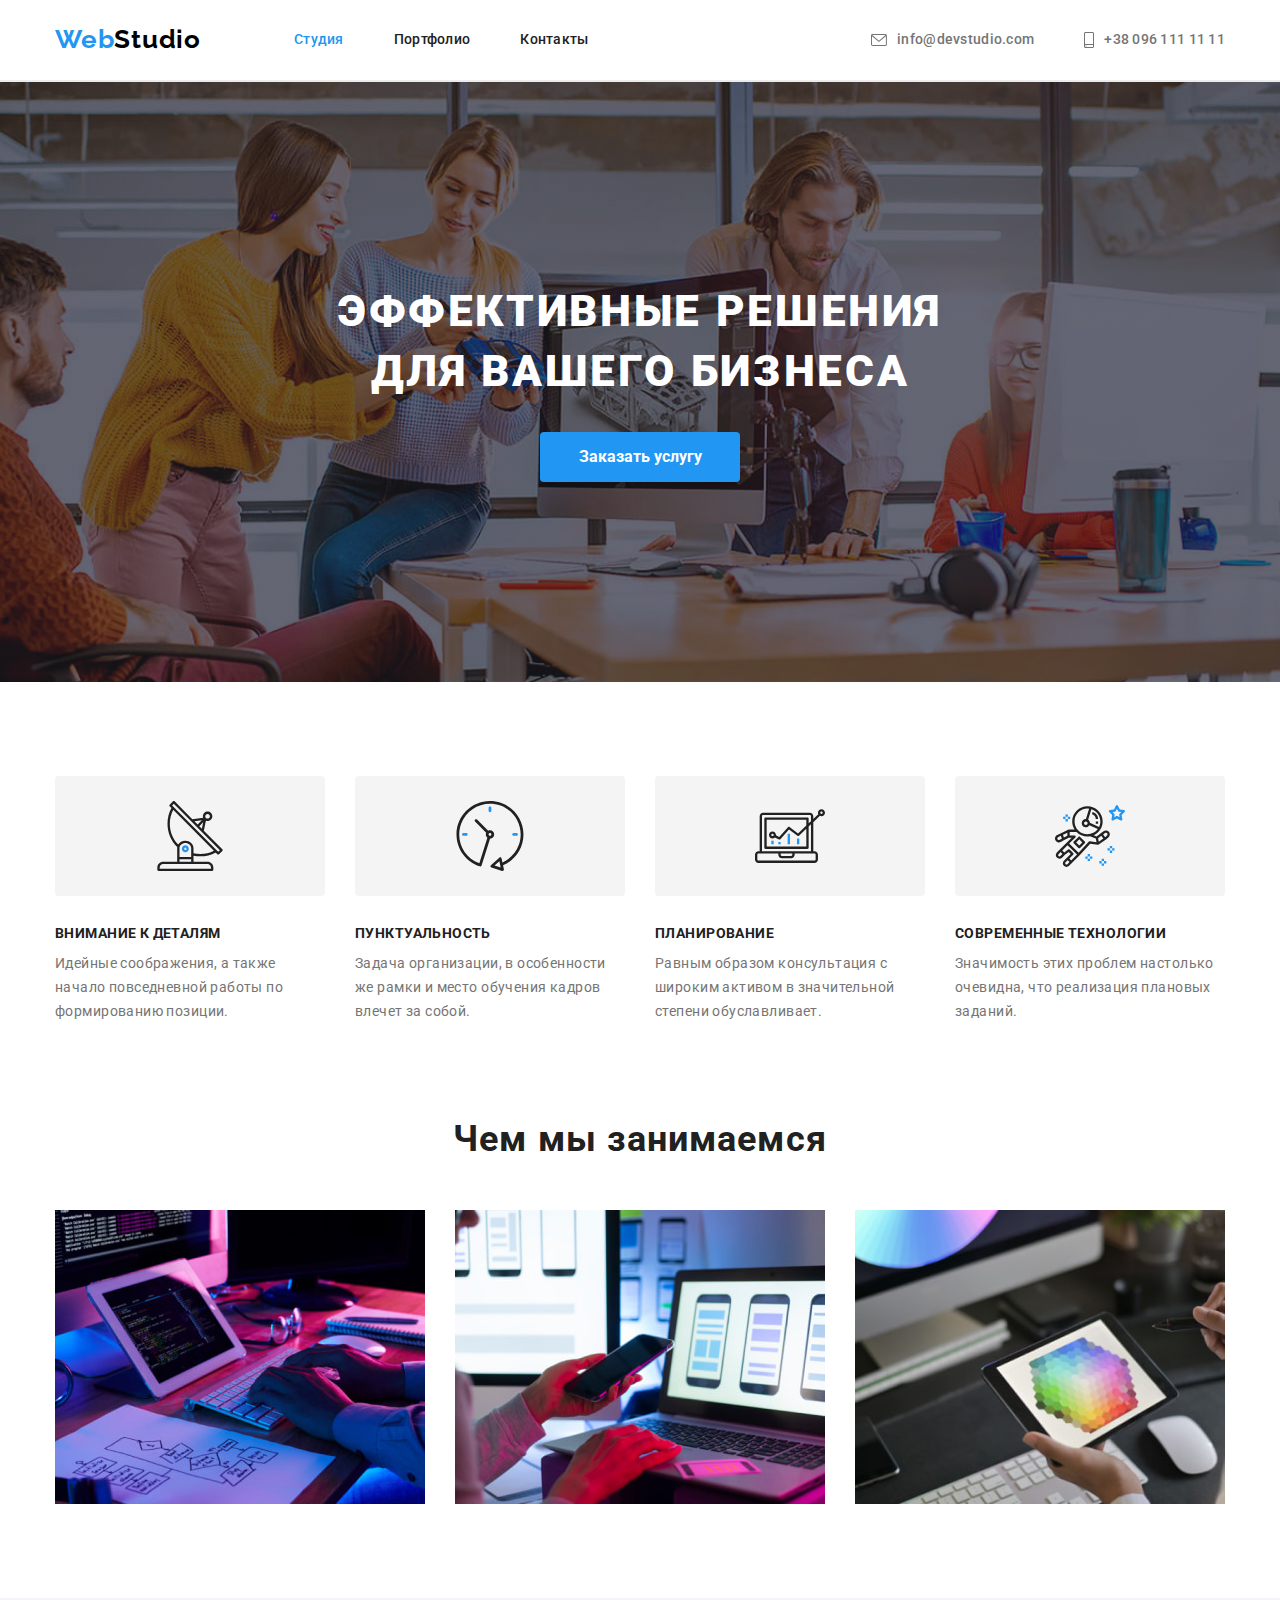
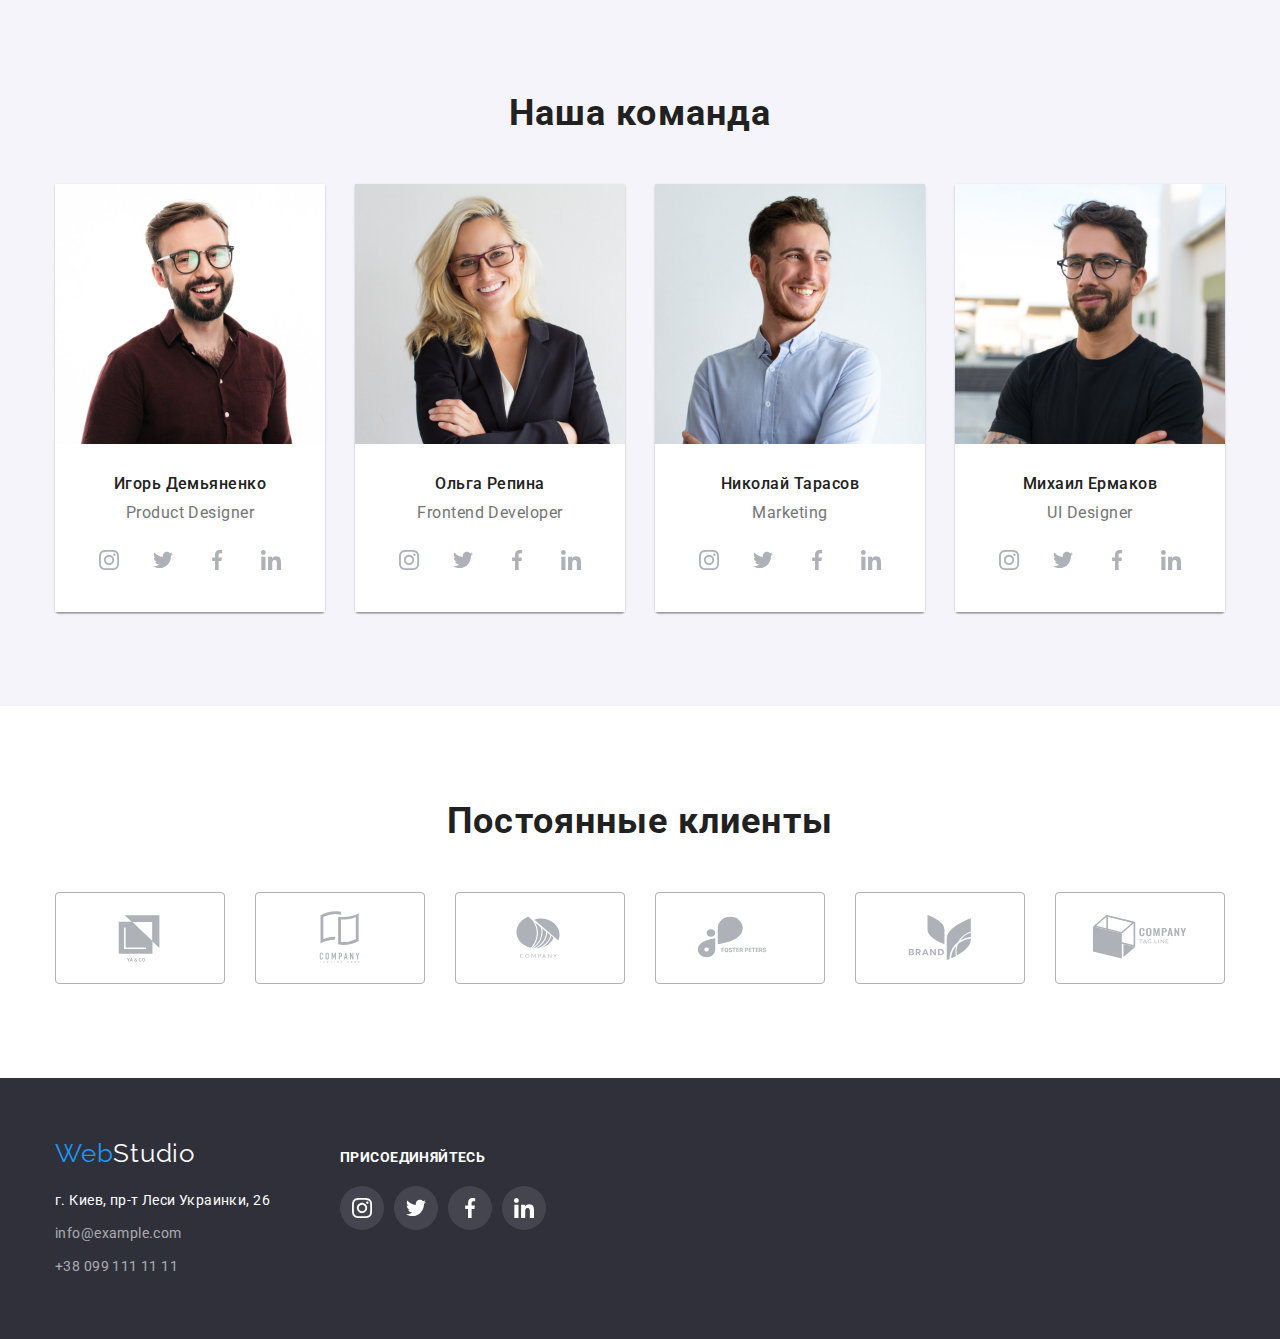
<file: index.html>
<!DOCTYPE html>
<html lang="ru">
<head>
    <meta charset="UTF-8">
    <meta http-equiv="X-UA-Compatible" content="IE=edge">
    <meta name="viewport" content="width=device-width, initial-scale=1.0">
    <title>Студия</title>
    <link rel="preconnect" href="https://fonts.googleapis.com">
    <link rel="preconnect" href="https://fonts.gstatic.com" crossorigin>
    <link href="https://fonts.googleapis.com/css2?family=Raleway:wght@700&family=Roboto:wght@400;500;700;900&display=swap"
        rel="stylesheet">
    <link rel="stylesheet" href="https://cdn.jsdelivr.net/npm/modern-normalize@1.1.0/modern-normalize.min.css">
    <link rel="stylesheet" href="./css/style.css">
</head>
<body>
    
    <header class="header">
        <div class="container">
       <a class="header-logo" href="./index.html" lang="en"> <span class="logo">Web</span>Studio</a> 
        <nav class="nav ">
            <ul class="nav-list">
                <li>
                    <a href="./index.html" class="nav-link current">Студия</a>
                </li>
                <li>
                    <a href="./portfolio.html" class="nav-link ">Портфолио</a>
                </li>
                <li>
                    <a href="" class="nav-link">Контакты</a>
                </li>
             </ul>
         </nav>
         <ul class="contacts">
             <li class="">
                 <a href="mailto:info@devstudio.com" class="contact-list">
                     <svg class="contacts-icon-envelope">
                         <use href="./images/icons.svg#icon-envelope"></use>
                     </svg>
                     info@devstudio.com</a>
             </li>
             <li class="">
                 <a href="tel:+380961111111" class="contact-list">
                    <svg class="contacts-icon-smartphone">
                        <use href="./images/icons.svg#icon-smartphone"></use>
                    </svg>
                    +38 096 111 11 11</a>
             </li>
         </ul>
        </div>
    </header>
    <main>
        <!--Герой-->
        <section class="hero overlay">    
            <div class="container"> 
            <h1 class="hero-title">Эффективные решения для вашего бизнеса</h1>
            <button type="button" class="button-hero">Заказать услугу</button>  
            </div>
        </section>
        <!--Особенности-->
        <section class="features"> 
            <div class="container">
            <h2 class="visually-hidden">Особенности</h2>
            <ul class="features-list">
                <li class="feature-item">
                    <div class="features-icons">
                        <svg class="features-icon">
                            <use href="./images/icons.svg#icon-antenna"></use>
                        </svg>

                    </div>
                    <h3 class="features-list-title">Внимание к деталям</h3>
                    <p class="features-description">Идейные соображения, а также начало повседневной работы по формированию позиции.</p>
                </li>
                <li class="feature-item">
                    <div class="features-icons">
                        <svg class="features-icon">
                            <use href="./images/icons.svg#icon-clock"></use>
                        </svg>
                    </div>
                    <h3 class="features-list-title">Пунктуальность</h3>
                    <p class="features-description">Задача организации, в особенности же рамки и место обучения кадров влечет за собой.</p>
                </li>
                <li class="feature-item">
                    <div class="features-icons">
                        <svg class="features-icon">
                            <use href="./images/icons.svg#icon-diagram"></use>
                        </svg>
                    </div>
                    <h3 class="features-list-title">Планирование</h3>
                    <p class="features-description">Равным образом консультация с широким активом в значительной степени обуславливает.</p>
                </li>
                <li class="feature-item">
                    <div class="features-icons">
                        <svg class="features-icon">
                            <use href="./images/icons.svg#icon-astronaut"></use>
                        </svg>
                    </div>
                    <h3 class="features-list-title">Современные технологии</h3>
                    <p class="features-description">Значимость этих проблем настолько очевидна, что реализация плановых заданий.</p>
                </li>
            </ul>
            </div>
        </section>
        <!--Чем мы занимаемся-->
        <section class="work section">
            <div class="container">
            <h2 class="work-title">Чем мы занимаемся</h2>
                <ul class="work-list">
                    <li>
                        <img src="./images/code.jpg" alt="Написание кода" width="370" height="294"> 
                    </li>
                    <li>
                        <img src="./images/design.jpg" alt="Выбор дизайна" width="370" height="294">
                    </li>
                    <li>
                        <img src="./images/color.jpg" alt="Подбор цветовой палитры" width="370" height="294">
                    </li>
                </ul>
            </div>
        </section>
        <!--Наша команда-->
        <section class="team section">
            <div class="container">
            <h2 class="team-title">Наша команда</h2>
            <ul class="team-list">
                <li class="team-list-item">
                    <img src="./images/product_designer.jpg" alt="Фото члена команды 1" width="270" height="260">
                    <div class="team-descriptional">
                     <h3 class="team-member">Игорь Демьяненко</h3>
                     <p lang="en" class="team-profession">Product Designer</p>               
                    
                        <ul class="social-icons-list">
                            <li class="social-icon-item">
                                <a href="" class="social-link">
                                    <svg width="20" height="20" >
                                        <use href="./images/icons.svg#icon-instagram"></use>                                    
                                    </svg>
                                </a>                               
                            </li>
                            <li class="social-icon-item">
                                <a href="" class="social-link">
                                    <svg width="20" height="20">
                                        <use href="./images/icons.svg#icon-twitter" width="20" height="20"></use>
                                    </svg>
                                </a>                                
                            </li>
                            <li class="social-icon-item">
                                <a href="" class="social-link">
                                    <svg   width="20" height="20">
                                        <use href="./images/icons.svg#icon-facebook" width="20" height="20"></use>
                                    </svg>
                                </a>
                            </li>
                            <li class="social-icon-item">
                                <a href="" class="social-link">
                                    <svg  width="20" height="20">
                                        <use href="./images/icons.svg#icon-linkedin" width="20" height="20"></use>
                                    </svg>
                                </a>
                            </li>
                        </ul>
                    </div>
                </li>
                
                    <li class="team-list-item">
                    <img src="./images/frontend.jpg" alt="Фото члена команды 2" width="270" height="260">
                    <div class="team-descriptional">
                    <h3 class="team-member">Ольга Репина</h3>
                    <p lang="en" class="team-profession">Frontend Developer</p>
                    <ul class="social-icons-list">
                        <li class="social-icon-item">
                            <a href="" class="social-link">
                                <svg width="20" height="20">
                                    <use href="./images/icons.svg#icon-instagram"></use>
                                </svg>
                            </a>
                        </li>
                        <li class="social-icon-item">
                            <a href="" class="social-link">
                                <svg width="20" height="20">
                                    <use href="./images/icons.svg#icon-twitter" width="20" height="20"></use>
                                </svg>
                            </a>
                        </li>
                        <li class="social-icon-item">
                            <a href="" class="social-link">
                                <svg width="20" height="20">
                                    <use href="./images/icons.svg#icon-facebook" width="20" height="20"></use>
                                </svg>
                            </a>
                        </li>
                        <li class="social-icon-item">
                            <a href="" class="social-link">
                                <svg width="20" height="20">
                                    <use href="./images/icons.svg#icon-linkedin" width="20" height="20"></use>
                                </svg>
                            </a>
                        </li>
                    </ul>
                    </div>
                </li>
                <li class="team-list-item">
                    <img src="./images/marketing.jpg" alt="Фото члена команды 3" width="270" height="260">
                    <div class="team-descriptional">
                    <h3 class="team-member">Николай Тарасов</h3>
                    <p lang="en" class="team-profession">Marketing</p>
                    <ul class="social-icons-list">
                        <li class="social-icon-item">
                            <a href="" class="social-link">
                                <svg width="20" height="20">
                                    <use href="./images/icons.svg#icon-instagram"></use>
                                </svg>
                            </a>
                        </li>
                        <li class="social-icon-item">
                            <a href="" class="social-link">
                                <svg width="20" height="20">
                                    <use href="./images/icons.svg#icon-twitter" width="20" height="20"></use>
                                </svg>
                            </a>
                        </li>
                        <li class="social-icon-item">
                            <a href="" class="social-link">
                                <svg width="20" height="20">
                                    <use href="./images/icons.svg#icon-facebook" width="20" height="20"></use>
                                </svg>
                            </a>
                        </li>
                        <li class="social-icon-item">
                            <a href="" class="social-link">
                                <svg width="20" height="20">
                                    <use href="./images/icons.svg#icon-linkedin" width="20" height="20"></use>
                                </svg>
                            </a>
                        </li>
                    </ul>
                    </div>
                </li>
                <li class="team-list-item">
                    <img src="./images/designer.jpg" alt="Фото члена команды 4" width="270" height="260">
                    <div class="team-descriptional">
                    <h3 class="team-member">Михаил Ермаков</h3>
                    <p lang="en" class="team-profession">UI Designer</p>
                    <ul class="social-icons-list">
                        <li class="social-icon-item">
                            <a href="" class="social-link">
                                <svg width="20" height="20">
                                    <use href="./images/icons.svg#icon-instagram"></use>
                                </svg>
                            </a>
                        </li>
                        <li class="social-icon-item">
                            <a href="" class="social-link">
                                <svg width="20" height="20">
                                    <use href="./images/icons.svg#icon-twitter" width="20" height="20"></use>
                                </svg>
                            </a>
                        </li>
                        <li class="social-icon-item">
                            <a href="" class="social-link">
                                <svg width="20" height="20">
                                    <use href="./images/icons.svg#icon-facebook" width="20" height="20"></use>
                                </svg>
                            </a>
                        </li>
                        <li class="social-icon-item">
                            <a href="" class="social-link">
                                <svg width="20" height="20">
                                    <use href="./images/icons.svg#icon-linkedin" width="20" height="20"></use>
                                </svg>
                            </a>
                        </li>
                    </ul>
                    </div>
                </li>
            </ul>
            </div>
        </section>
        <!--Постоянные клиенты-->
        <section class="clients">
            <div class="container">
                <h2 class="clients-title">Постоянные клиенты</h2>
                <ul class="clients-list">
                    <li class="">
                        <a href="" class="client-link">
                        <svg width="106" height="60">
                            <use href="./images/icons.svg#icon-client-yaco"></use>
                        </svg>
                        </a>
                    </li>
                    <li class="client-link">
                        <svg width="106" height="60">
                            <use href="./images/icons.svg#icon-client-tagline"></use>
                        </svg></li>
                    <li class="">
                        <a href="" class="client-link">
                        <svg width="106" height="60">
                            <use href="./images/icons.svg#icon-client-company"></use>
                        </svg>
                        </a>
                    </li>
                    <li class="">
                        <a href="" class="client-link">
                        <svg width="106" height="60">
                            <use href="./images/icons.svg#icon-client-foster"></use>
                        </svg>
                        </a>
                    </li>
                    <li class="">
                        <a href="" class="client-link">
                        <svg width="106" height="60">
                            <use href="./images/icons.svg#icon-client-brand"></use>
                        </svg>
                        </a>
                    </li>
                    <li class="">
                        <a href="" class="client-link">
                        <svg width="106" height="60">
                            <use href="./images/icons.svg#icon-client-company-tagline"></use>
                        </svg>
                        </a>
                    </li>
                </ul>
            </div>
        </section>
    </main>
    <footer class="footer">
        <div class="container card">
            <div>
        <a href="./index.html" lang="en" class="footer-logo"><span class="logo">Web</span>Studio</a>
        <address><span class="adress">г. Киев, пр-т Леси Украинки, 26</span>
        <ul class="footer-list">
            <li>
                <a href="mailto:info@example.com" class="footer-contacts">info@example.com</a>
            </li>
            <li>
                <a href="tel:+380991111111" class="footer-contacts">+38 099 111 11 11</a>
            </li>
        </ul>
        </address>
        </div>
    
        <div class="footer-social-icon">
            <p>Присоединяйтесь</p>
            <ul class="social-icons-list">
                <li class="social-icon-item">
                    <a href="" class="social-link-footer">
                        <svg width="20" height="20">
                            <use href="./images/icons.svg#icon-instagram"></use>
                        </svg>
                    </a>
              
            </li>
                <li  class="social-icon-item">
                    <a href="" class="social-link-footer">
                        <svg width="20" height="20">
                            <use href="./images/icons.svg#icon-twitter"></use>
                        </svg>
                    </a>
                </li>
                <li  class="social-icon-item">
                    <a href="" class="social-link-footer">
                        <svg width="20" height="20">
                            <use href="./images/icons.svg#icon-facebook"></use>
                        </svg>
                    </a>
              </li>
                <li  class="social-icon-item">
                    <a href="" class="social-link-footer">
                        <svg width="20" height="20">
                            <use href="./images/icons.svg#icon-linkedin"></use>
                        </svg>
                    </a>
                
            </li>
            </ul>
        </div>
        </div>
    </footer>
   
</body>
</html>
</file>
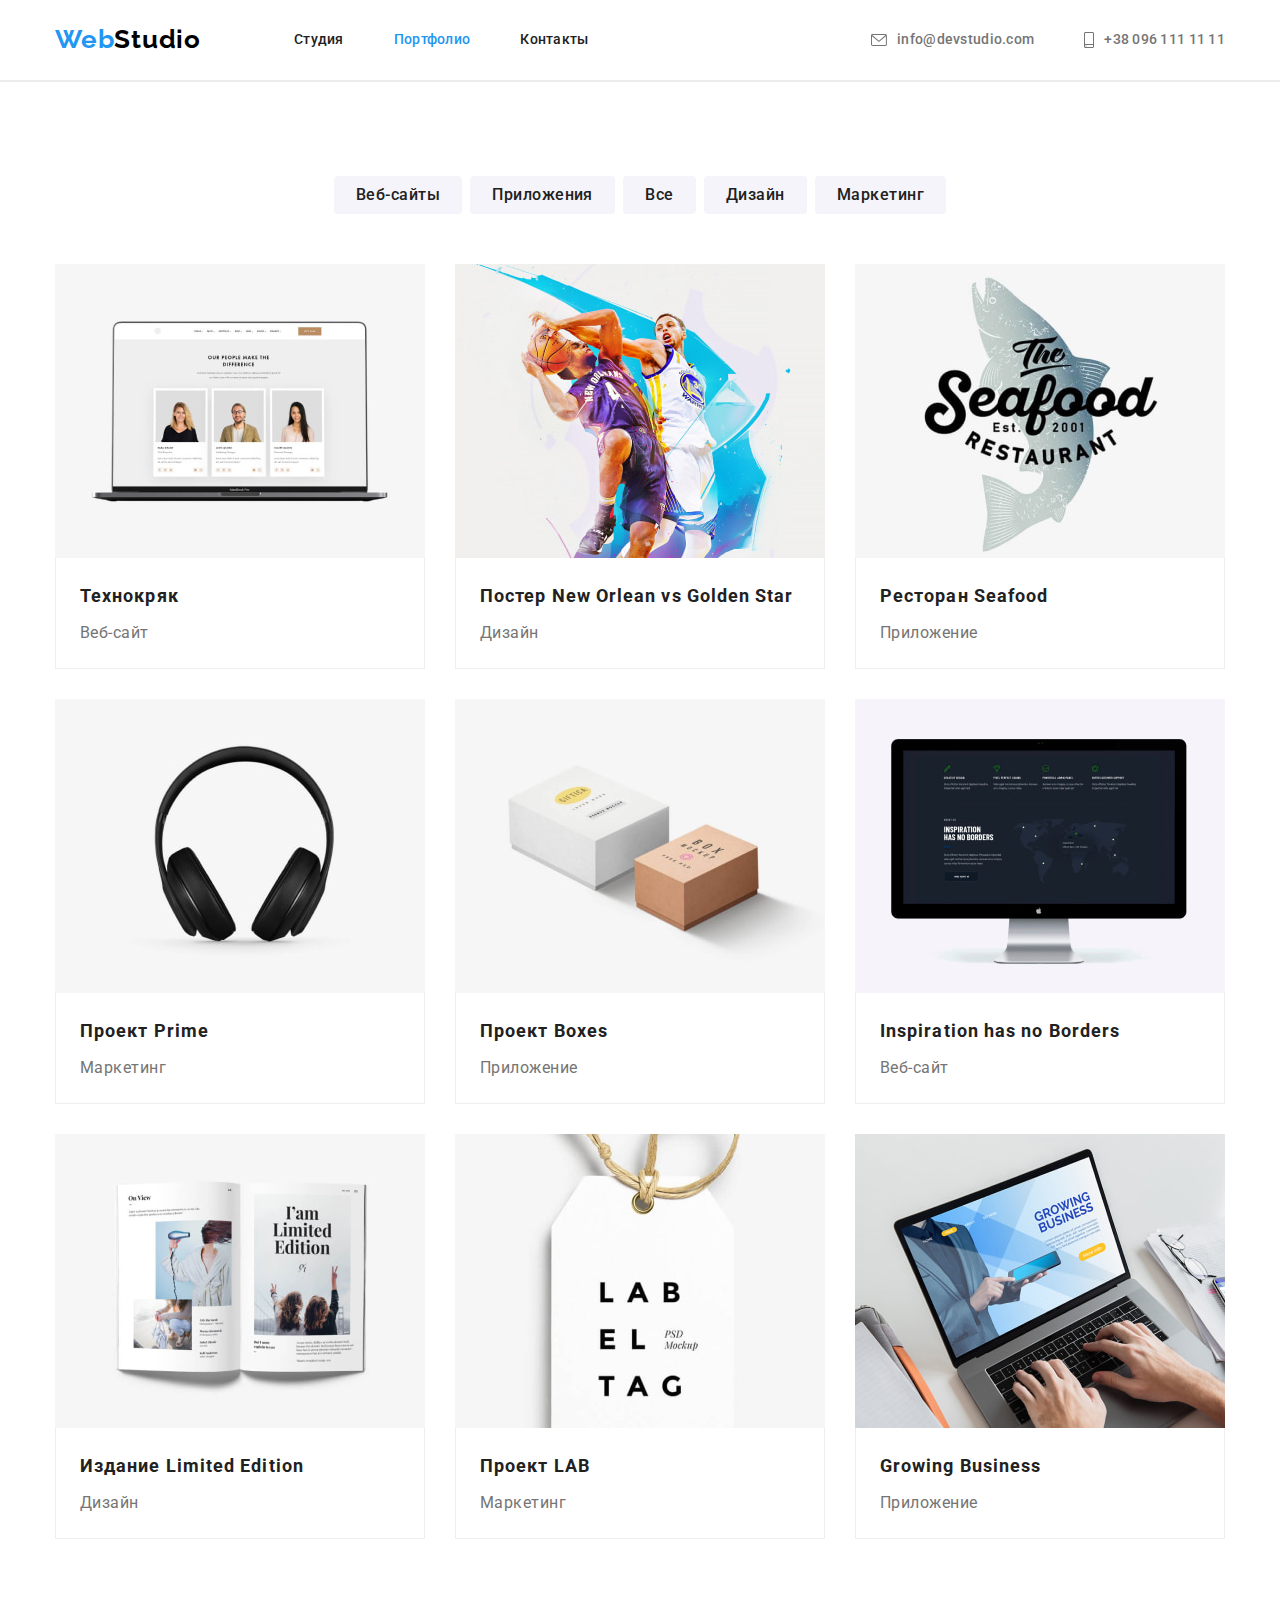
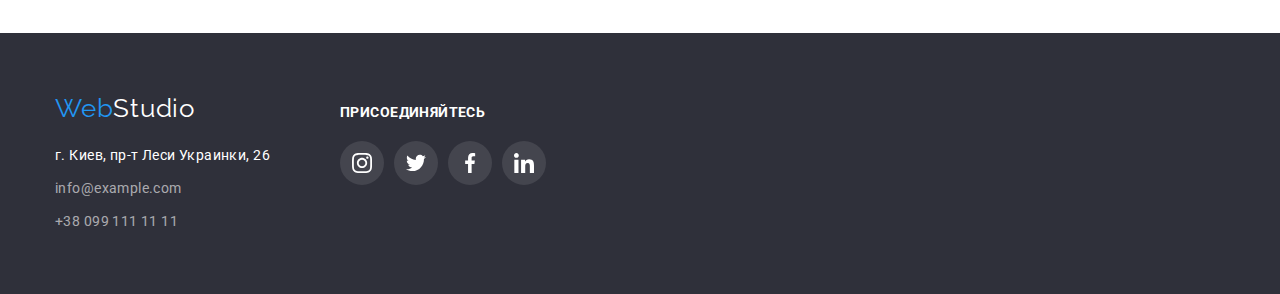
<file: portfolio.html>
<!DOCTYPE html>
<html lang="ru">

<head>
    <link rel="stylesheet" href="./css/style.css">
    <meta charset="UTF-8">
    <meta http-equiv="X-UA-Compatible" content="IE=edge">
    <meta name="viewport" content="width=device-width, initial-scale=1.0">
    <title>Портфолио</title>
    <link rel="preconnect" href="https://fonts.googleapis.com">
    <link rel="preconnect" href="https://fonts.gstatic.com" crossorigin>
    <link href="https://fonts.googleapis.com/css2?family=Raleway:wght@700&family=Roboto:wght@400;500;700;900&display=swap"
        rel="stylesheet">
    <link rel="stylesheet" href="https://cdn.jsdelivr.net/npm/modern-normalize@1.1.0/modern-normalize.min.css">
    <link rel="stylesheet" href="./css/style.css">
</head>
<body>
    <header class="header">
        <div class="container">
        <a class="header-logo" href="./index.html" lang="en"> <span class="logo">Web</span>Studio</a>
        <nav class="nav">
            <ul class="nav-list">
                <li>
                    <a href="./index.html" class="nav-link ">Студия</a>
                </li>
                <li>
                    <a href="./portfolio.html" class="nav-link current">Портфолио</a>
                </li>
                <li>
                    <a href="" class="nav-link">Контакты</a>
                </li>
            </ul>
        </nav>
        <ul class="contacts">
            <li class="">
                <a href="mailto:info@devstudio.com" class="contact-list">
                    <svg class="contacts-icon-envelope">
                        <use href="./images/icons.svg#icon-envelope"></use>
                    </svg>
                    info@devstudio.com</a>
            </li>
            <li class="">
                <a href="tel:+380961111111" class="contact-list">
                    <svg class="contacts-icon-smartphone">
                        <use href="./images/icons.svg#icon-smartphone"></use>
                    </svg>
                    +38 096 111 11 11</a>
            </li>
        </ul>
        </div>
    </header>
    <main>
        <section class="portfolio-section">
            <div class="container">
            <h1 class="visually-hidden">Портфолио</h1>
            <ul class="button-list">
                <li class="item"><button type="button" class="button">Веб-сайты</button></li>
                <li class="item"><button type="button" class="button">Приложения</button></li>
                <li class="item"><button type="button" class="button">Все</button></li>
                <li class="item"><button type="button" class="button">Дизайн</button></li>
                <li class="item"><button type="button" class="button">Маркетинг</button></li> 
            </ul>
            <ul class="portfolio-list">
                <li class="portfolio-item">
                    <a class="portfolio-link" href="">
                        <img src="./images/portfolio/logo-site.jpg" alt="Ноутбук с открытой стрницей сайта" width="370" height="294"> 
                        <div class="portfolio-item-down">
                        <h2 class="portfolio-list-title">Технокряк</h2>
                        <p class="portfolio-description">Веб-сайт</p>
                        </div>
                    </a>
                </li>
                <li class="portfolio-item">
                    <a  class="portfolio-link" href="">
                        <img src="./images/portfolio/design-poster.jpg" alt="Постер с баскетболистами" width="370" height="294">
                        <div class="portfolio-item-down">
                        <h2 class="portfolio-list-title">Постер New Orlean vs Golden Star</h2>
                        <p class="portfolio-description">Дизайн</p>
                        </div>
                    </a>
                </li>
                <li class="portfolio-item">
                    <a  class="portfolio-link" href="">
                        <img src="./images/portfolio/application-restaurant.jpg" alt="Логотип ресторана" width="370" height="294">
                        <div class="portfolio-item-down">
                        <h2 class="portfolio-list-title">Ресторан Seafood</h2>
                        <p class="portfolio-description">Приложение</p>
                        </div>
                    </a>
                </li>
                <li class="portfolio-item">
                    <a  class="portfolio-link" href="">
                        <img src="./images/portfolio/project-prime.jpg" alt="Наушники" width="370" height="294">
                        <div class="portfolio-item-down">
                        <h2 class="portfolio-list-title">Проект Prime</h2>
                        <p class="portfolio-description">Маркетинг</p>
                        </div>
                    </a>
                </li>
                <li class="portfolio-item">
                    <a  class="portfolio-link" href="">
                        <img src="./images/portfolio/project-boxes.jpg" alt="Коробки" width="370" height="294">
                        <div class="portfolio-item-down">
                        <h2 class="portfolio-list-title">Проект Boxes</h2>
                        <p class="portfolio-description">Приложение</p>
                        </div>
                    </a>
                </li>
                <li class="portfolio-item">
                    <a  class="portfolio-link" href="">
                        <img src="./images/portfolio/website.jpg" alt="Компьютер с открытым веб-сайтом" width="370" height="294">
                        <div class="portfolio-item-down">
                        <h2 class="portfolio-list-title">Inspiration has no Borders</h2>
                        <p class="portfolio-description">Веб-сайт</p>
                        </div>
                    </a>
                </li>
                <li class="portfolio-item">
                    <a  class="portfolio-link" href="">
                        <img src="./images/portfolio/design-magazine.jpg" alt="Журнал" width="370" height="294">
                        <div class="portfolio-item-down">                        <h2 class="portfolio-list-title">Издание Limited Edition</h2>
                        <p class="portfolio-description">Дизайн</p>
                        </div>
                    </a>
                </li>
                <li class="portfolio-item">
                    <a  class="portfolio-link" href="">
                        <img src="./images/portfolio/marketing.jpg" alt="Лэйбл" width="370" height="294">
                        <div class="portfolio-item-down">                        <h2 class="portfolio-list-title">Проект LAB</h2>
                        <p class="portfolio-description">Маркетинг</p>
                        </div>        
                    </a>
                </li>
                <li class="portfolio-item">
                    <a  class="portfolio-link" href="">
                        <img src="./images/portfolio/application-for-busines.jpg" alt="Ноутбук" width="370" height="294">
                        <div class="portfolio-item-down">                        <h2 class="portfolio-list-title">Growing Business</h2>
                        <p class="portfolio-description">Приложение</p>
                        </div>
                    </a>
                </li>
            </ul>
            </div>
         </section>
    </main>
    <footer class="footer">
        <div class="container card">
            <div>
                <a href="./index.html" lang="en" class="footer-logo"><span class="logo">Web</span>Studio</a>
                <address><span class="adress">г. Киев, пр-т Леси Украинки, 26</span>
                    <ul class="footer-list">
                        <li>
                            <a href="mailto:info@example.com" class="footer-contacts">info@example.com</a>
                        </li>
                        <li>
                            <a href="tel:+380991111111" class="footer-contacts">+38 099 111 11 11</a>
                        </li>
                    </ul>
                </address>
            </div>
        
            <div class="footer-social-icon">
                <p>Присоединяйтесь</p>
                <ul class="social-icons-list">
                    <li class="social-icon-item">
                        <a href="" class="social-link-footer">
                            <svg width="20" height="20">
                                <use href="./images/icons.svg#icon-instagram"></use>
                            </svg>
                        </a>
        
                    </li>
                    <li class="social-icon-item">
                        <a href="" class="social-link-footer">
                            <svg width="20" height="20">
                                <use href="./images/icons.svg#icon-twitter"></use>
                            </svg>
                        </a>
                    </li>
                    <li class="social-icon-item">
                        <a href="" class="social-link-footer">
                            <svg width="20" height="20">
                                <use href="./images/icons.svg#icon-facebook"></use>
                            </svg>
                        </a>
                    </li>
                    <li class="social-icon-item">
                        <a href="" class="social-link-footer">
                            <svg width="20" height="20">
                                <use href="./images/icons.svg#icon-linkedin"></use>
                            </svg>
                        </a>
        
                    </li>
                </ul>
            </div>
        </div>
    </footer>
</body>
</html>
</file>
<file: css/style.css>
:root {
  /* Шрифт */
  --main-font: 'Roboto', sans-serif;
  /* Цвет текста*/
  --primary-text-color: #757575;
  --title-text-colour: #212121;
  --accent-colour: #2196f3;
  /* Цвет фона акцент */
  --background: #2f303a;
}
body {
  font-family: var(--main-font);
  font-size: 14px;
  line-height: 1.71;
  letter-spacing: 0.03em;
  color: var(--primary-text-color);
  background-color: #fff;
}
img {
  display: block;
}

h1,
h2,
h3,
h4,
h5,
h6,
p,
ul {
  margin: 0;
}
.container {
  width: 1200px;
  margin-left: auto;
  margin-right: auto;
  padding-left: 15px;
  padding-right: 15px;
}
.section {
  padding-top: 94px;
  padding-bottom: 94px;
}
.visually-hidden {
  position: absolute;
  white-space: nowrap;
  width: 1px;
  height: 1px;
  overflow: hidden;
  border: 0;
  padding: 0;
  clip: rect(0 0 0 0);
  clip-path: inset(50%);
  margin: -1px;
}

.nav-list,
.contacts,
.features-list,
.work-list,
.team-list,
.footer-list,
.portfolio-list,
.button-list,
.clients-list,
.social-icons-list {
  list-style: none;
  padding: 0;
}
.header-logo,
.nav-link,
.contact-list,
.footer-logo,
.footer-contacts {
  text-decoration: none;
}
/*Шапка*/
.header {
  border-bottom-width: 2px;
  border-bottom-style: solid;
  border-bottom-color: #ececec;
}
.header .container {
  display: flex;
  align-items: center;
}
.nav-list {
  display: flex;
}
.nav-list li:not(:last-child) {
  margin-right: 50px;
}
.contacts li:last-child {
  margin-left: 50px;
}

.header-logo {
  display: inline-block;
  padding-left: 0;
  padding-top: 24px;
  padding-bottom: 25px;
  margin-right: 93px;

  font-family: Raleway;
  font-weight: 700;
  font-size: 26px;
  line-height: 1.19;
  letter-spacing: 0.03em;
  color: #000000;
}
.logo {
  color: var(--accent-colour);
}
.nav-link,
.contact-list {
  display: inline-block;
  padding-top: 32px;
  padding-bottom: 32px;

  font-weight: 500;
  font-size: 14px;
  line-height: 1.14;
  letter-spacing: 0.02em;
  color: var(--title-text-colour);
}

.nav-link.current {
  color: var(--accent-colour);
}
.contacts {
  display: flex;
  margin-left: auto;
  align-items: center;
}

.contact-list {
  color: var(--primary-text-color);
  fill: #757575;
  display: flex;
  align-items: center;
}

.contacts-icon-envelope {
  margin-right: 10px;
  width: 16px;
  height: 12px;
}
.contacts-icon-smartphone {
  margin-right: 10px;
  width: 10px;
  height: 16px;
}
.contact-list:hover,
.contact-list:focus,
.nav-link:hover,
.nav-link:focus,
.footer-contacts:hover,
.footer-contacts:focus {
  color: var(--accent-colour);
  fill: var(--accent-colour);
}
.contacts-icon-envelope:hover,
.contacts-icon-envelope:focus {
  fill: var(--accent-colour);
}
/*Герой*/

.hero {
  background-color: var(--background);
  padding-top: 200px;
  padding-bottom: 200px;
}

.overlay {
  max-width: 1600px;
  margin-left: auto;
  margin-right: auto;
  background-image: linear-gradient(rgba(47, 48, 58, 0.4), rgba(47, 48, 58, 0.4)),
    url(../images/hero.jpg);
  background-repeat: no-repeat;
  background-position: center;
  background-size: cover;
}
.hero-title {
  font-weight: 900;
  font-size: 44px;
  line-height: 1.36;
  text-align: center;
  max-width: 696px;
  letter-spacing: 0.06em;
  text-transform: uppercase;
  color: #ffffff;
  margin-bottom: 30px;
  margin-left: auto;
  margin-right: auto;
}

.button-hero {
  display: block;
  padding-top: 10px;
  padding-bottom: 10px;
  padding-left: 32px;
  padding-right: 32px;

  border-radius: 4px;
  border: none;

  min-width: 200px;
  min-height: 50px;
  font-weight: 700;
  font-size: 16px;
  text-align: center;
  line-height: 1.88;
  color: #ffffff;
  background-color: var(--accent-colour);
  box-shadow: 0px 4px 4px rgba(0, 0, 0, 0.15);
  cursor: pointer;

  margin-left: auto;
  margin-right: auto;
}
.button-hero:hover,
.button-hero:focus {
  background-color: #188ce8;
}
/*Особенности*/
.features {
  padding-top: 94px;
}
.features-list {
  display: flex;
}
.features-list li {
  width: 270px;
}
.features-list li:not(:last-child) {
  margin-right: 30px;
}
.features-icons {
  width: 270px;
  height: 120px;
  background-color: #f5f4f4;
  border-radius: 4px;
  padding: 25px 100px;
}
.features-icon {
  width: 70px;
  height: 70px;
}
.features-list-title {
  font-weight: 700;
  font-size: 14px;
  line-height: 1.14;
  letter-spacing: 0.03em;
  text-transform: uppercase;
  color: var(--title-text-colour);
  margin-bottom: 10px;
  margin-top: 30px;
}
.features-description {
  font-size: 14px;
  line-height: 1.71;
  letter-spacing: 0.03em;
  color: var(--primary-text-color);
}

/*Чем мы занимаемся*/
.work-title,
.team-title,
.clients-title {
  font-weight: 700;
  font-size: 36px;
  line-height: 1.17;
  text-align: center;
  letter-spacing: 0.03em;
  color: var(--title-text-colour);
  margin-bottom: 50px;
}
.work-list {
  display: flex;
}
.work-list li:not(:last-child) {
  margin-right: 30px;
}
/*Наша команда*/
.team {
  background-color: #f5f4fa;
}
.team-list {
  display: flex;
}
.team-list .team-list-item {
  width: 270px;
  box-shadow: 0px 1px 3px rgba(0, 0, 0, 0.12), 0px 1px 1px rgba(0, 0, 0, 0.14),
    0px 2px 1px rgba(0, 0, 0, 0.2);
  border-radius: 0px 0px 4px 4px;
}
.team-list .team-list-item:not(:last-child) {
  margin-right: 30px;
}
.team-descriptional {
  padding-top: 30px;
  padding-left: 32px;
  padding-right: 32px;
  padding-bottom: 30px;
  background-color: #fff;
}
.team-member {
  font-weight: 500;
  font-size: 16px;
  line-height: 1.19;
  text-align: center;
  letter-spacing: 0.03em;
  color: var(--title-text-colour);
  margin-bottom: 10px;
}
.team-profession {
  font-size: 16px;
  line-height: 1.19;
  text-align: center;
  letter-spacing: 0.03em;
  color: var(--primary-text-color);

  margin-bottom: 16px;
}

.social-icons-list {
  display: flex;
  flex-direction: row;
  align-items: center;
  margin-right: -10px;
}

.social-link:hover,
.social-link:focus {
  background-color: var(--accent-colour);
  fill: #fff;
}
.social-link {
  display: flex;
  align-items: center;
  justify-content: center;
  width: 44px;
  height: 44px;
  border-radius: 50%;
  fill: #afb1b8;
  background-color: #fff;
}
.social-icon-item {
  margin-right: 10px;
}
/*Постоянные клиенты*/
.clients {
  padding-top: 94px;
  padding-bottom: 94px;
}
.clients-title {
  margin-bottom: 50px;
}
.clients-list {
  display: flex;
  margin-right: -30px;
}
.clients-list li {
  margin-right: 30px;
}
.client-link {
  fill: #afb1b8;
  border: 1px solid #afb1b8;
  border-radius: 4px;
  width: 170px;
  height: 92px;
  display: flex;
  align-items: center;
  justify-content: center;
}
.client-link:hover,
.client-link:focus {
  border-color: var(--accent-colour);
  fill: var(--accent-colour);
}

/*Подвал*/
.footer {
  background-color: var(--background);
  padding-top: 60px;
  padding-bottom: 60px;
}
.card {
  display: flex;
  flex-direction: row;
  align-items: baseline;
}
.card div:first-child {
  margin-right: 70px;
}
.footer-logo {
  display: inline-block;
  margin-bottom: 20px;

  font-family: Raleway;
  font-weight: 700px;
  font-size: 26px;
  line-height: 1.19;
  letter-spacing: 0.03em;
  color: #ffffff;
}

.adress {
  display: inline-block;
  margin-bottom: 9px;

  font-style: normal;
  font-size: 14px;
  line-height: 1.71;
  letter-spacing: 0.03em;
  color: #ffffff;
}
.footer-contacts {
  font-style: normal;
  font-size: 14px;
  line-height: 1.71;
  letter-spacing: 0.03em;
  color: rgba(255, 255, 255, 0.6);
}
.footer-list li:not(:last-child) {
  margin-bottom: 9px;
}
.footer-social-icon p {
  margin-bottom: 20px;

  font-weight: 700;
  font-size: 14px;
  line-height: 1.14;
  letter-spacing: 0.03em;
  text-transform: uppercase;
  color: #ffffff;
}
.social-link-footer:hover,
.social-link-footer:focus {
  background-color: var(--accent-colour);
  fill: #fff;
}
.social-link-footer {
  display: flex;
  align-items: center;
  justify-content: center;
  width: 44px;
  height: 44px;
  border-radius: 50%;
  fill: #fff;
  background-color: rgba(255, 255, 255, 0.1);
}

/*Портфолио*/
.portfolio-section {
  padding-top: 94px;
  padding-bottom: 94px;
}

.button-list {
  display: flex;
  margin-bottom: 50px;
  justify-content: center;
}
.button-list > .item:not(:last-child) {
  margin-right: 8px;
}
.button {
  display: inline-block;
  padding-top: 6px;
  padding-bottom: 6px;
  padding-left: 22px;
  padding-right: 22px;

  border-radius: 4px;
  border: none;
  cursor: pointer;

  min-width: 73px;
  font-weight: 500;
  font-size: 16px;
  line-height: 1.63;
  text-align: center;
  letter-spacing: 0.03em;
  color: var(--title-text-colour);
  background-color: #f5f4fa;
}
.button:hover,
.button:focus {
  color: #ffffff;
  background-color: var(--accent-colour);
  box-shadow: 0px 3px 1px rgba(0, 0, 0, 0.1), 0px 1px 2px rgba(0, 0, 0, 0.08),
    0px 2px 2px rgba(0, 0, 0, 0.12);
}

/* Примеры работ*/
.portfolio-list {
  display: flex;
  flex-wrap: wrap;
}
.portfolio-list li {
  width: 370px;
}
.portfolio-item-down {
  border: 1px solid #eeeeee;
  border-top: none;
  padding-top: 20px;
  padding-bottom: 20px;
  padding-left: 24px;
  padding-right: 24px;
}
.portfolio-item {
  margin-right: 30px;
  margin-bottom: 30px;
}
.portfolio-link:hover,
.portfolio-link:focus {
  box-shadow: 0px 1px 1px rgba(0, 0, 0, 0.12), 0px 4px 4px rgba(0, 0, 0, 0.06),
    1px 4px 6px rgba(0, 0, 0, 0.16);
}
.portfolio-item:nth-child(3n) {
  margin-right: 0;
}
.portfolio-item:nth-last-child(-n + 3) {
  margin-bottom: 0;
}
.portfolio-link {
  display: block;
  text-decoration: none;
}
.portfolio-list-title {
  display: inline-block;
  font-weight: 700;
  font-size: 18px;
  line-height: 2;
  letter-spacing: 0.06em;
  color: var(--title-text-colour);
  margin-bottom: 4px;
}
.portfolio-description {
  font-size: 16px;
  line-height: 1.88;
  letter-spacing: 0.03em;
  color: var(--primary-text-color);
}
</file>
